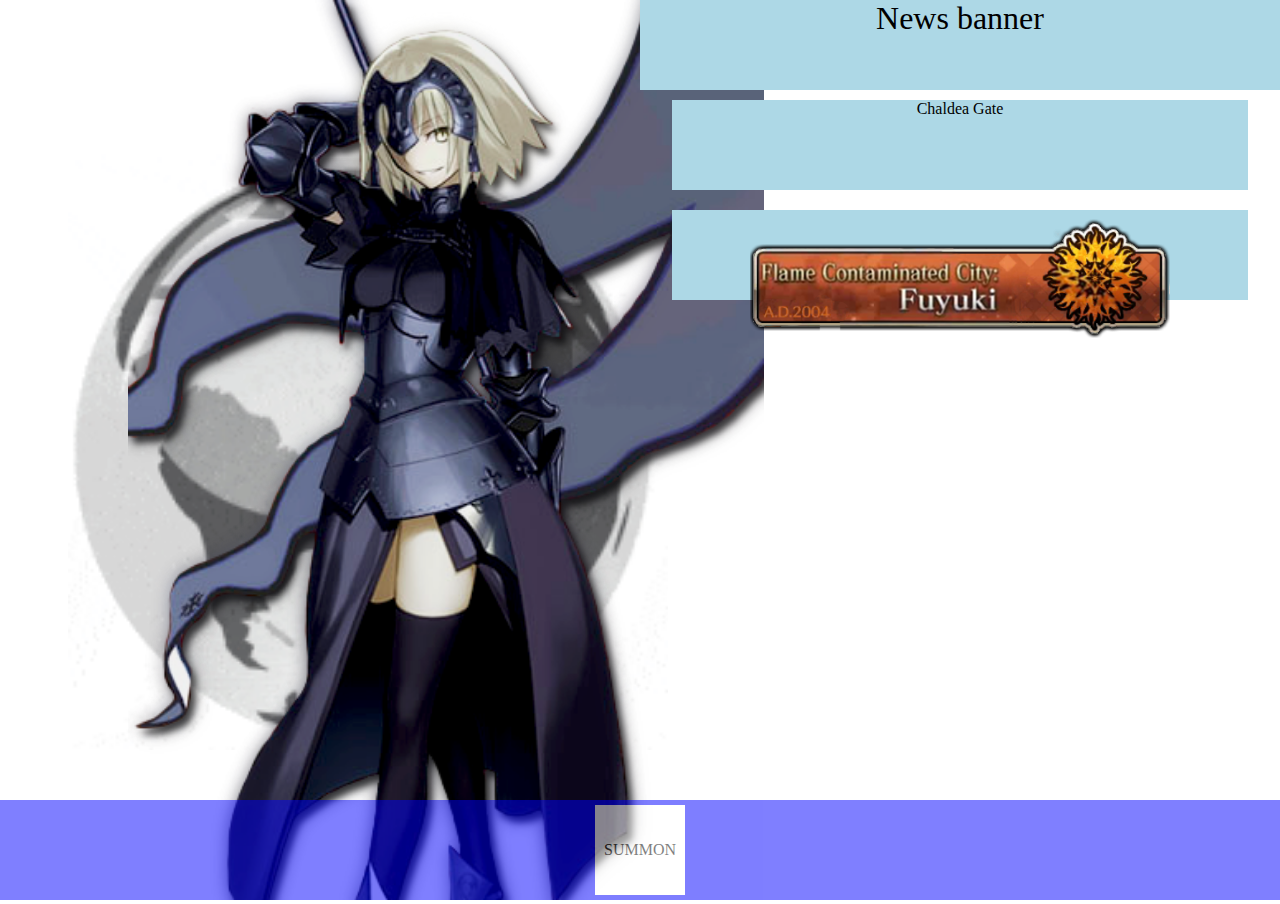
<file: index1.html>
<!DOCTYPE html>
<html>
    <head>
        <meta craset="UTB-8">
        <link rel="stylesheet" href="style1.css">
    </head>
    <body>
        <div class="game">
            <div class="terminal" id="terminal">
                <div class="left">
                    <img  class="left-img" src="src/servantProfile.png">
                </div>
                <div class="right">
                    <div class="news">
                        News banner
                    </div>
                    <div class="parts">
                        <div class="part">
                            Chaldea Gate
                        </div>
                        <div class="part" id="fuopen">
                           <img src="src/fuyuki.png">
                        </div>
                    </div>
                </div>
                <div class="menu">
                    <div class="open" id="sopen">
                        Summon
                    </div>
                </div>
            </div>
            <div class="summon" id="summon">
                <div class="banner">
                    <img src="src/summon.png">
                </div>
                <div class="summon-back" id="sback">
                    Back
                </div>
            </div>
            <div class="fuyuki" id="fuyuki">
                <div class="map">
                    <div class="bbb">
                    </div>
                    <div class="bbb">
                        <div class="point1">
                            <img src="src/cave.png" class="mapPoint">
                        </div>
                        <div class="point2">
                            <img src="src/ruin3.png" class="mapPoint">
                        </div>                        
                    </div>
                    <div class="bbb">
                        <div class="point3">
                            <img src="src/ruin2.png"  class="mapPoint">
                        </div> 
                    </div>
                    <div class="bbb">
                        <div class="point4">
                            <img src="src/ruin.png" class="mapPoint">
                        </div> 
                        <div class="point5">
                            <img src="src/ruin1.png" class="mapPoint">
                        </div> 
                    </div>
                    <div class="bbb">
                    </div>
                    <div class="bbb">
                        <div class="point6" id="bridge">
                            <img src="src/bridge.png" class="mapPoint">
                        </div>                          
                    </div>
                    <div class="bbb"> 
                        <div class="point7">
                            <img src="src/light.png" class="mapPoint">
                        </div>                       
                    </div>
                    <div class="bbb">
                        <div class="point8">
                            <img src="src/church.png" class="mapPoint">
                        </div> 
                    </div>
                    <div class="bbb">
                    </div>
                    
                </div>
                <div class="summon-back" id="fback">
                    Back
                </div>
            </div>
            <div class="history" id="history">
                <div class="skip">SKIP >></div>
                <div class="characters">
                    <img src="src/servantProfile.png">   
                    <img src="src/servantProfile.png">   
                    <img src="src/servantProfile.png"> 
                </div>
                <div class="phrases">
                    <div class="name">dr leon</div>
                    <div class="sample">Lorem ipsum dolor sit amet consectetur adipisicing elit. Cupiditate dolorem dignissimos natus vitae reiciendis tempora maxime facilis ullam. Nulla, dignissimos?</div>
                </div>
            </div>            
        </div>





        <script src="script1.js"> </script>
    </body>
</html>
</file>
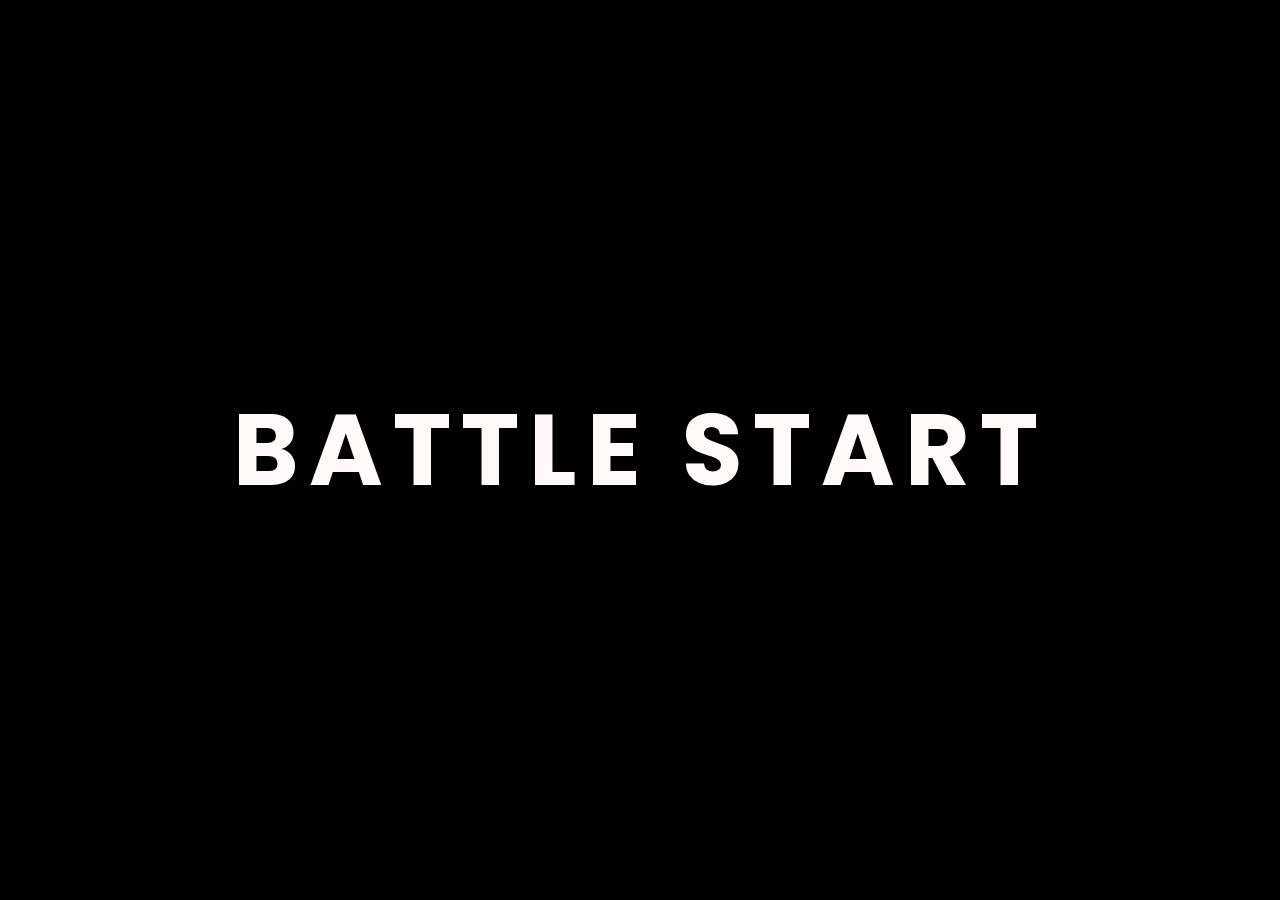
<file: game/game.html>
<!DOCTYPE html>
<html lang="en">
<head>
    <meta charset="UTF-8">
    <link rel="stylesheet" href="game.css">
    <link href="https://fonts.googleapis.com/css2?family=Poppins:wght@200&display=swap" rel="stylesheet">
    <title>Game</title>
</head>
<body>
    <div id="game">
        <div class="enemies">
            <div id="giles">
                <img src="src/EnemyServant.png">
                <div class="enemy_info">
                    <div>
                        <div class="class_giles"></div>
                        <div class="class_title_giles"></div>
                    </div>
                    <div>
                        <div>Giles de Rais</div>
                        <div class="bar enemy_bar"><div id="giles_hp"></div><div id="giles_hp_amount">5,567</div></div>
                    </div>
                </div>
            </div>
            <div id="skeleton">
                <img src="src/Skeleton.png">
                <div class="enemy_info">
                    <div>
                        <div class="class_skeleton"></div>
                    </div>
                    <div>
                        <div>Skeleton</div>
                        <div class="bar enemy_bar"><div id="skeleton_hp"></div><div id="skeleton_hp_amount">567</div></div>
                    </div>
                </div>
            </div>
        </div>
        <div class="party">
            <div id="mash_sprite">
                <img src="src/Mash_sprite.png">
            </div>
        </div>
        <div class="profile">
            <div class="profile_image">
                <div id="skill">
                </div>
            </div>
            <div class="profile_info">
                <div>
                    <div class="class"></div>
                    <div class="class_title"></div>
                </div>
                <div  class="servant_info">
                    <div class="bar">HP <div id="hp"></div><div id="hp_amount">14,567</div></div>
                    <div class="bar">NP <div id="np"></div><div id="np_amount">0%</div></div>
                    <div>Lv.70 Mash</div>
                </div>
            </div>
        </div>
        <div id="attack">
            <div class="attack_text"></div>
        </div>
        <div class="chose"></div>
        <div class="turn"></div>
    </div>
    <div id="battle_start">
        <span>Battle start</span>
    </div>
    <div id="attack_screen">
        <div class="attack_list">
            <div id="buster_card">
                <div class="profile_image card_image"></div>
                <div class="buster_splash"><div class="buster_icon"></div></div>
            </div>
            <div id="quick_card">
                <div class="profile_image card_image"></div>
                <div class="quick_splash"><div class="quick_icon"></div></div>
            </div>
            <div id="quick_card_1">
                <div class="profile_image card_image"></div>
                <div class="quick_splash"><div class="quick_icon"></div></div>
            </div>
            <div id="art_card">
                <div class="profile_image card_image"></div>
                <div class="art_splash"><div class="art_icon"></div></div>
            </div>
            <div id="art_card_1">
                <div class="profile_image card_image"></div>
                <div class="art_splash"><div class="art_icon"></div></div>
            </div>
        </div>
    </div>
    <script src="game.js"> </script>
</body>
</html>
</file>
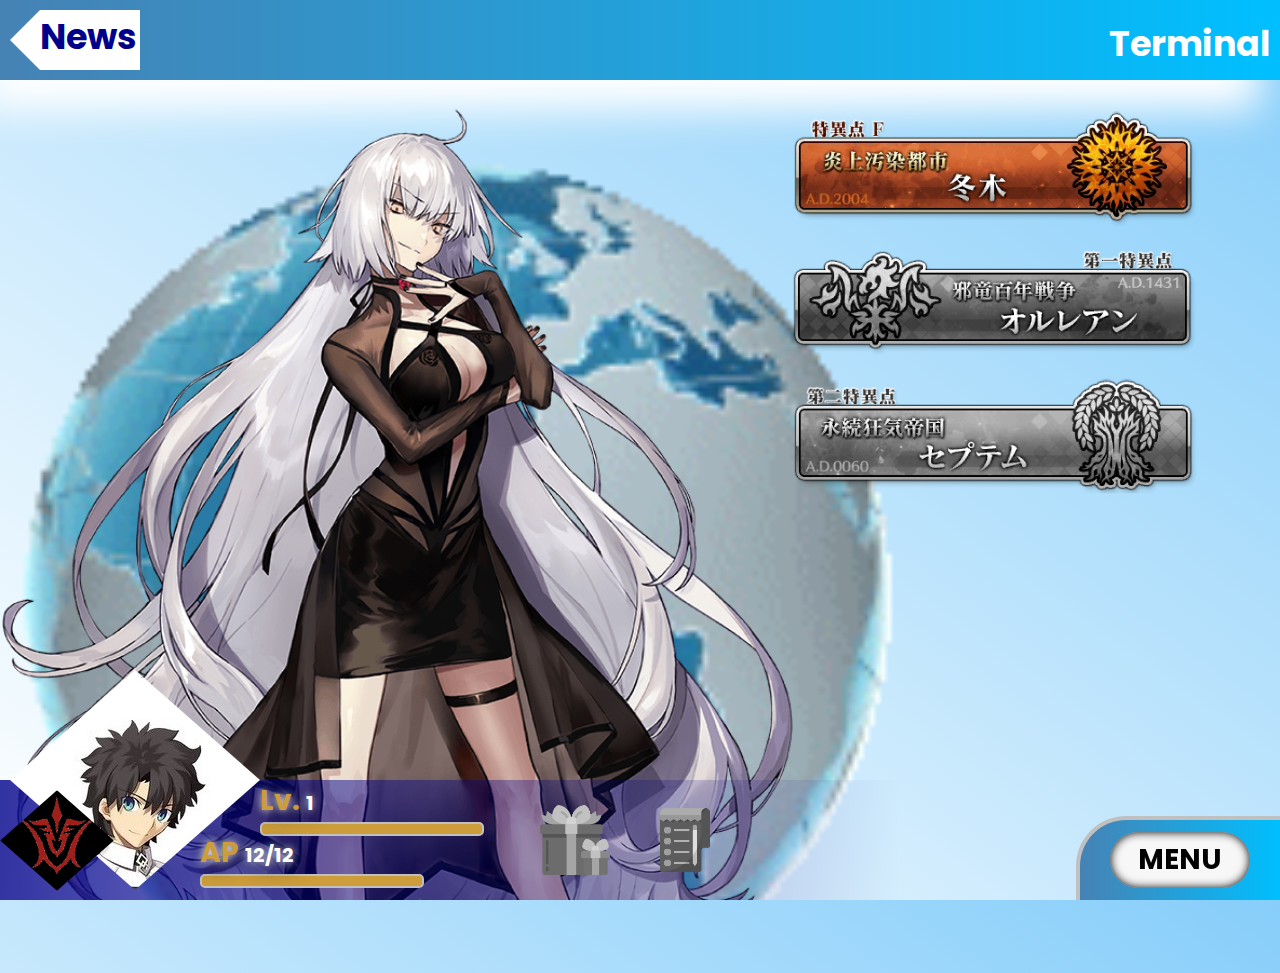
<file: pages/main/main.html>
<!DOCTYPE html>
<html lang="en">
<head>
    <meta charset="UTF-8">
    <link rel="stylesheet" href="main.css">
    <link href="https://fonts.googleapis.com/css2?family=Poppins:wght@200&display=swap" rel="stylesheet">
    <title>Terminal</title>
</head>
<body>
    <div class="terminal_header">
        <div class="header_news">News</div>
        <span class="header_text">Terminal</span>
    </div>
    <div class="terminal">
        <img src="./../../src/servant_profile_jalter.png" class="terminal_servant">
    </div>
    <div class="terminal_story">
        <a class="story_link" href="./../story/Fuyuki/fuyuki.html"><img src="./../../src/Fuyukibutton.png"></a>
        <a class="story_link unavailable" href="./../story/Fuyuki/fuyuki.html"><img src="./../../src/Francebutton.png"></a>
        <a class="story_link unavailable" href="./../story/Fuyuki/fuyuki.html"><img src="./../../src/Romebutton.png"></a>
    </div>
    <div class="hidden_menu">
        <div class="menu unavailable">
            MENU
        </div>
    </div>
    <div class="terminal_master">
        <div class="master_photo">
            <img src="./../../src/master.jpg">
        </div>
        <div class="master_seal">
            <img src="./../../src/seal.png">
        </div>
        <div class="master_present unavailable">
            <img src="./../../src/presents.png">
        </div>
        <div  class="master_missions unavailable">
            <img src="./../../src/missions.png">
        </div>
        <div class="master_level">
            <span class="golden">Lv.   <span class="silver">1</span></span>
            <div class="bar"></div>
        </div>
        <div class="master_ap">
            <span class="golden">AP  <span class="silver">12/12</span></span>
            <div class="bar"></div>
        </div>
    </div>
</body>
</html>
</file>
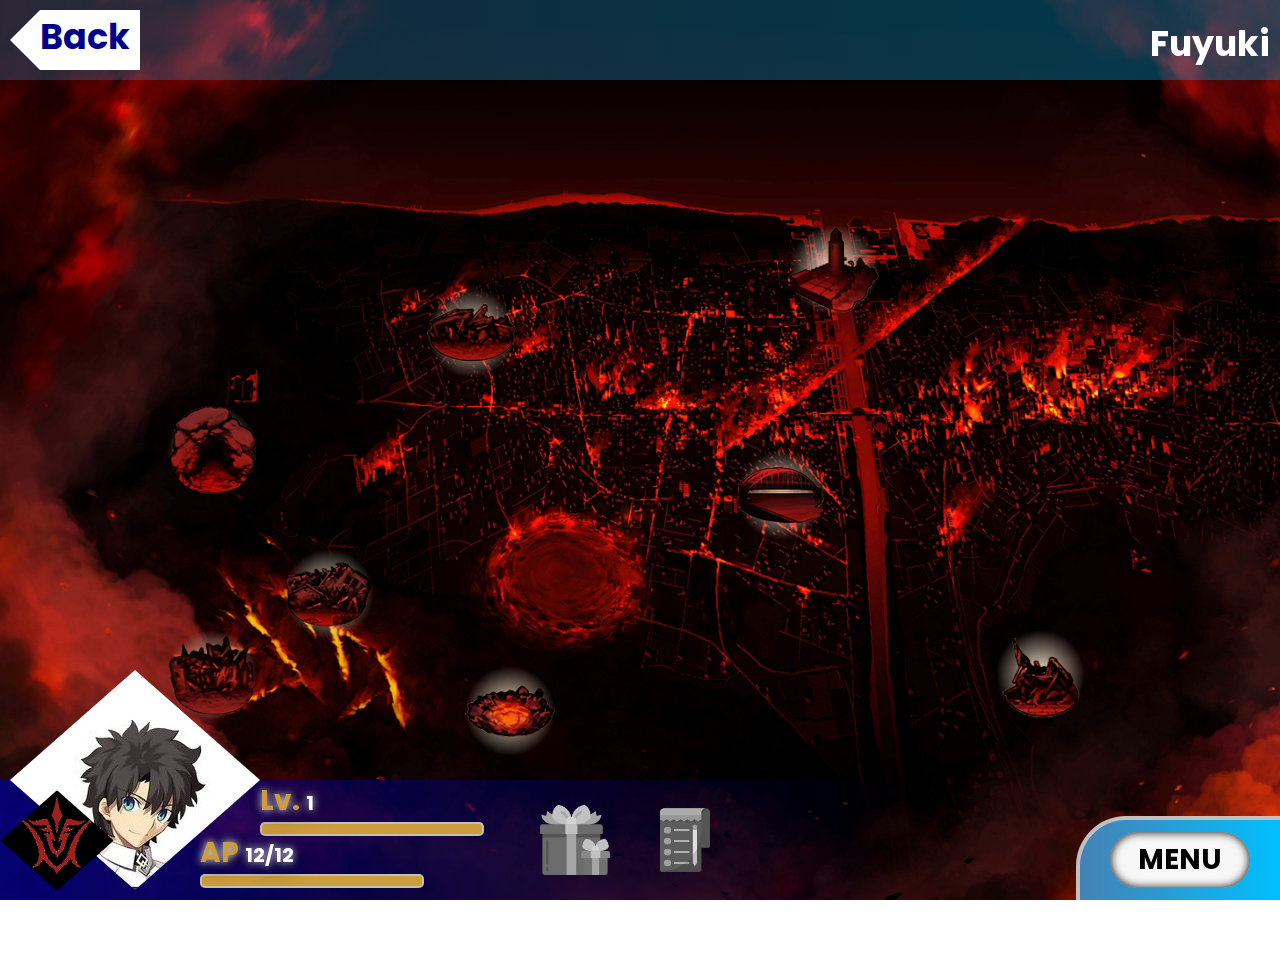
<file: pages/story/Fuyuki/fuyuki.html>
<!DOCTYPE html>
<html lang="en">
<head>
    <meta charset="UTF-8">
    <link rel="stylesheet" href="fuyuki.css">
    <link href="https://fonts.googleapis.com/css2?family=Poppins:wght@200&display=swap" rel="stylesheet">
    <title>Fuyuki</title>
</head>
<body>
    <div class="map">
    <div class="line">
    </div>
    <div class="line">
        <div class="point1" onclick="window.location.href = './../../../game/novel.html'">
            <img src="./../../../src/cave.png" class="mapPoint">
        </div>
        <div class="point2" onclick="window.location.href = './../../../game/novel.html'">
            <img src="./../../../src/ruin3.png" class="mapPoint">
        </div>
    </div>
    <div class="line">
        <div class="point3" onclick="window.location.href = './../../../game/novel.html'">
            <img src="./../../../src/ruin2.png"  class="mapPoint">
        </div>
    </div>
    <div class="line">
        <div class="point4" onclick="window.location.href = './../../../game/novel.html'">
            <img src="./../../../src/ruin.png" class="mapPoint">
        </div>
        <div class="point5" onclick="window.location.href = './../../../game/novel.html'">
            <img src="./../../../src/ruin1.png" class="mapPoint">
        </div>
    </div>
    <div class="line">
    </div>
    <div class="line">
        <div class="point6" onclick="window.location.href = './../../../game/novel.html'">
            <img src="./../../../src/bridge.png" class="mapPoint">
        </div>
    </div>
    <div class="line">
        <div class="point7" onclick="window.location.href = './../../../game/novel.html'">
            <img src="./../../../src/light.png" class="mapPoint">
        </div>
    </div>
    <div class="line">
        <div class="point8" onclick="window.location.href = './../../../game/novel.html'">
            <img src="./../../../src/church.png" class="mapPoint">
        </div>
    </div>
    <div class="line">
    </div>
</div>
    <div class="hidden_menu">
        <div class="menu unavailable">
            MENU
        </div>
    </div>
    <div class="terminal_master">
        <div class="master_photo">
            <img src="./../../../src/master.jpg">
        </div>
        <div class="master_seal">
            <img src="./../../../src/seal.png">
        </div>
        <div class="master_present unavailable">
            <img src="./../../../src/presents.png">
        </div>
        <div  class="master_missions unavailable">
            <img src="./../../../src/missions.png">
        </div>
        <div class="master_level">
            <span class="golden">Lv.   <span class="silver">1</span></span>
            <div class="bar"></div>
        </div>
        <div class="master_ap">
            <span class="golden">AP  <span class="silver">12/12</span></span>
            <div class="bar"></div>
        </div>
    </div>
    <div class="terminal_header">
        <div class="header_news" onclick="window.location.href = './../../main/main.html'">Back</div>
        <span class="header_text">Fuyuki</span>
    </div>
</body>
</html>
</file>
<file: style1.css>
body{
    margin: 0;
}
.terminal,.summon, .fuyuki, .history{
    width: 100vw;
    height: 100vh;
    
}
.terminal{
    background:  url(src/backGround.gif) 
    no-repeat  10%; 
background-size: 600px 600px;
display: flex;
}
.left{
    width: 50vw;
    
}
.left-img{
    
   margin-left: 10vw;
    height: 100vh;

}

.summon, .fuyuki, .history{
    display: none;
}
.news{
    font-size: 24pt;
    background-color: lightblue;
    width: 50vw;
    height: 10vh;
    text-align: center;
}
.parts{
    display: flex;
    flex-direction: column;
    justify-content: space-around;
    align-items: center;
}
.part{
    width: 45vw;
    height: 10vh;
    background-color: lightblue;
    text-align: center;
    margin: 10px;
}
.menu{
    z-index: 4;
    opacity: .5;
    background-color: blue;
    width: 100vw;
    height: 100px;
    position: absolute;
    bottom: 0;
    display: flex;
    justify-content: center;
    align-items: center;
}
.open, .summon-back, .skip{
    width: 90px;
    height: 90px;
    background-color: #fff;
    text-transform: uppercase;
    line-height: 90px;
    text-align: center;
}
.banner > img{
    width: 100vw;
    height: 103vh;
    margin-top: -30px;
}
.map{
    width: 100vw;
    height: 100vh;
    background: url(src/fuyukiMap.jpg) center; 
    background-size:  cover;
    display: flex;
    flex-direction: row;
    
    
}
.bbb{
    width: calc(100vw / 9);
    height: 100vh;
}
.mapPoint{
    width: 8vw;
    background: radial-gradient(50% 50%, #FAECD5, transparent);
    border-radius: 100%;
}
.point1{
    position: sticky;   
    top: 35vh;    
    margin-left: 2vw;
}
.point2{
    position: sticky;   
    top: 65vh; 
    margin-left: 2vw;   
}
.point3{
    position: sticky;   
    top: 47vh;    
}
.point4{
    position: sticky;   
    top: 18vh;  
}
.point5{
    position: sticky;   
    top: 60vh;
    margin-left: 3vw;  
}
.point6{
    position: sticky;   
    top: 35vh; 
    margin-left: 2vw;   
}
.point7{
    position: sticky; 
    top: 10vh;
    margin-left: -5vw;        
}
.point8{
    position: sticky;   
    top: 55vh; 
    margin-left: 3vw;   
}

.summon-back{
    z-index: 4;
    opacity: .5;
    position: absolute;
    top: 5px;
    left: 5px;
}

.battle{
    z-index: 4;
    background-color: black;
    opacity: .8;
    display: flex;
    flex-direction: column;
    width: 100vw;
    height: 100vh;
    position: absolute;
    top: 0;
}

.start{
    background-color: #fff;
    width: 300px;
    height: 50px;
}

.history{
    background: url(src/fuyukiMap.jpg) center; 
    background-size:  cover;
    flex-direction: column;
}
.characters{
    width: 100%;
    display: flex;
    flex-direction: row;
    justify-content: space-around;
}

.phrases{
    background-color: black;
    opacity: .8;
    border: 2px solid white;
    border-radius: 5px;
    height: 100px;
}

.name, .sample{
    color: white;
}
</file>
<file: game/game.css>
body {
    width: 100%;
    height: 100vh;
    margin: 0;
    font-family: 'Poppins', sans-serif;
    background: url("src/F3.png") no-repeat;
    background-size: cover;
    position: relative;
    overflow: hidden;
}

#game {
    display: none;
}

#battle_start {
    height: 100%;
    background-color: black;
    text-transform: uppercase;
    color: snow;
    font-size: 100px;
    font-weight: bold;
    display: flex;
    justify-content: center;
    align-items: center;
    letter-spacing: 10px;
}

#attack {
    position: absolute;
    bottom: 50px;
    right: 50px;
    z-index: 50;
    transform: scale(1.5);
    width: 170px;
    height: 160px;
    background: url(src/CommandAtlas.png) no-repeat left -790px top -240px;
    display: flex;
    justify-content: center;
    align-items: center;
    cursor: pointer;
}

#attack:hover {
    filter: brightness(120%);
}

.attack_text {
    width: 170px;
    height: 80px;
    background: url(src/CommandAtlas.png) no-repeat left -840px top -735px;
}

.party {
    width: 500px;
    height: 300px;
    position: absolute;
    top: 150px;
    right: 50px;
    display: flex;
    align-items: center;
    justify-content: center;
}

.enemies {
    width: 500px;
    height: 300px;
    position: absolute;
    top: 150px;
    left: 150px;
    display: flex;
    align-items: center;
    justify-content: center;
}

.enemy_info {
    width: 250px;
    height: 80px;
    position: absolute;
    top: -100px;
    display: flex;
    color:snow;
    font-weight: bold;
    font-size: 24px;
    background: rgba(0, 0, 0, 0.3);
}

#mash_sprite > img,
#skeleton >img,
#giles >img {
    height: 300px;
}

#mash_sprite {
    filter: brightness(100%);
    transition: filter 0.5s ease-in-out;
}

#mash_sprite:hover {
    filter: brightness(140%);
    transition: filter 0.5s ease-in-out;
}

.profile {
    position: absolute;
    z-index: 50;
    left: 50px;
    bottom: 30px;
    width: 300px;
    height: 400px;
}

.profile_image {
    background: url(src/mash_profile.png) no-repeat;
    background-size: cover;
    width: 300px;
    height: 300px;
    display: flex;
    flex-direction: column-reverse;
}

#skill {
    background: url(src/Attack_Up.png) no-repeat;
    background-size: cover;
    width: 70px;
    height: 70px;
    margin-left: 20px;
    margin-bottom: 20px;
    cursor: pointer;
    filter: brightness(100%);
    transition: filter 0.5s ease-in-out;
}

#skill:hover {
    filter: brightness(120%);
    transition: filter 0.5s ease-in-out;
}

.profile_info {
    display: flex;
    color: snow;
    font-size: 22px;
    font-weight: bold;
    background: rgba(0, 0, 0, 0.5);
}

.class {
    width: 85px;
    height: 80px;
    background: url(src/classes.png) no-repeat left -250px top -460px;
    transform: scale(1.3);
    margin-left: -20px;
}

.class_title {
    width: 75px;
    height: 25px;
    background: url(src/classes.png) no-repeat left -72px top -985px;
    transform: scale(1.3);
    margin-left: -20px;
}

.class_giles {
    width: 85px;
    height: 80px;
    background: url(src/classes.png) no-repeat left -580px top -420px;
    transform: scale(1.3);
    margin-left: -20px;
}

.class_skeleton {
    width: 85px;
    height: 80px;
    background: url(src/classes.png) no-repeat left -418px top -460px;
    transform: scale(1.3);
    margin-left: -20px;
}

.class_title_giles {
    width: 65px;
    height: 25px;
    background: url(src/classes.png) no-repeat left -200px top -845px;
    transform: scale(1.3);
    margin-left: -10px;
}

.servant_info {
    margin-left: 15px;
}

.bar {
    height: 30px;
    width: 185px;
    background: url(src/stuff.png) no-repeat left -180px top -722px;
    position: relative;
}

.enemy_bar {
    margin-left: -30px;
}

#hp, #np, #skeleton_hp, #giles_hp {
    position: absolute;
    top: 12px;
    left: 57px;
    height: 9px;
    width: 108px;
    background-color: dodgerblue;
}

#np {
    width: 0px;
    background-color: darkgoldenrod;
}

#giles_hp, #skeleton_hp {
    background-color: firebrick;
}

#hp_amount, #np_amount, #giles_hp_amount, #skeleton_hp_amount {
    position: absolute;
    top: -5px;
    right: 20px;
    font-size: 13px;
    color: snow;
    font-weight: bold;
    text-shadow: 0 0 1em black;
}


#attack_screen {
    display: none;
    position: absolute;
    z-index: 100;
    width: 100%;
    height: 100%;
    background: rgba(0, 0, 0, 0.5);
    justify-content: center;
    align-items: center;
}

.attack_list {
    width: 60%;
    height: 300px;
    display: flex;
    flex-direction: row;
    align-items: center;
    justify-content: space-between;
}

#buster_card, #quick_card, #quick_card_1, #art_card, #art_card_1 {
    width: 124px;
    height: 160px;
    position: relative;
    cursor: pointer;
}

#buster_card {
    background: url(src/CommandAtlas.png) no-repeat left -392px top -460px;
}

.buster_icon, .quick_icon, .art_icon {
    width: 160px;
    height: 80px;
    margin-top: 180px;
    margin-left: -15px;
    z-index: 103;
    background: url(src/CommandAtlas.png) no-repeat left -592px top -360px;
}

.quick_icon {
    background: url(src/CommandAtlas.png) no-repeat left -402px top -373px;
}

.art_icon {
    background: url(src/CommandAtlas.png) no-repeat left -612px top -280px;
}

.card_image {
    position: absolute;
    top: -120px;
    left: -80px;
    transform: scale(0.4);
}

.buster_splash, .quick_splash, .art_splash {
    width: 160px;
    height: 120px;
    margin-top: -100px;
    margin-left: -20px;
    background: url(src/CommandAtlas.png) no-repeat left -250px top -175px;
}

.quick_splash {
    background: url(src/CommandAtlas.png) no-repeat left -635px top -165px;
}

.art_splash {
    background: url(src/CommandAtlas.png) no-repeat left -845px top -90px;
}

#quick_card, #quick_card_1 {
    background: url(src/CommandAtlas.png) no-repeat left -666px top -764px;
}

#art_card, #art_card_1 {
    background: url(src/CommandAtlas.png) no-repeat left -5px top -798px;
}

.in_attack {
    filter: brightness(110%);
    box-shadow: 0 0 40px rgb(188, 178, 61);
}
.in_attack_servant {
    background-image:linear-gradient( to top, rgb(114, 15, 15), transparent);

}

.unavailable {
    filter: brightness(30%)!important;
    cursor: auto!important;

}
</file>
<file: pages/main/main.css>
body {
    margin: 0;
    height: 100vh;
    font-family: 'Poppins', sans-serif;
    background: linear-gradient(to bottom left, lightskyblue, white);
    position: relative;
    overflow: hidden;
}

.terminal_header {
    width: 100%;
    height: 80px;
    box-sizing: border-box;
    padding: 10px;
    background: linear-gradient(to left, deepskyblue, steelblue);
    display: flex;
    color: white;
    font-size: 35px;
    font-weight: bold;
    align-items: end;
    justify-content: space-between;
    box-shadow: -20px 30px 40px white;
}

.header_news {
    width: 100px;
    height: 60px;
    align-items: center;
    background-color: white;
    color: darkblue;
    position: relative;
    margin-left: 30px;
}

.header_news::before {
    content: '';
    position: absolute;
    left: -60px;
    border: 30px solid transparent; border-right: 30px solid white;
}

.terminal {
    height: calc(100% - 80px);
    background: url("./../../src/terminal_earth.gif") -15% -10% no-repeat;
    background-size: 1000px 1000px;
}

.terminal_servant {
    z-index: 2;
    position: absolute;
    height: 90%;
    left: 0;
    bottom: 0;
}

.terminal_story {
    z-index: 3;
    position: absolute;
    right: 50px;
    top: 80px;
    display: flex;
    transform: scale(0.9);
    flex-direction: column;
}

.story_link {
    display: block;
    margin: 10px;
    position: relative;
    cursor: pointer;
}

.unavailable {
    filter: grayscale(100%);
    cursor: auto;
}

.active::before {
    position: absolute;
    top: -30px;
    right: 40px;
    font-size: 40px;
    font-weight: bold;
    text-shadow: 0 0 0.3em white, 3px 3px 0.7em black;
    color: #cd9d3b;
    content: "NEXT";
}

.hidden_menu {
    position: absolute;
    z-index: 4;
    bottom: 0;
    right: 0;
    height: 80px;
    width: 200px;
    background: linear-gradient(to left, deepskyblue, steelblue);
    border-top-left-radius: 50px;
    border-top: 4px solid silver;
    border-left: 4px solid silver;
    display: flex;
    justify-content: center;
    align-items: center;
}

.menu {
    font-weight: bold;
    font-size: 28px;
    background-color: aliceblue;
    display: flex;
    justify-content: center;
    align-items: center;
    border-radius: 30px;
    width: 70%;
    height: 70%;
    box-shadow: inset 0px 0px 10px 0px rgba(0, 0, 0, 1);
}

.terminal_master {
    z-index: 5;
    position: absolute;
    left: 0;
    bottom: 0;
    height: 120px;
    width: 1000px;
    background: linear-gradient(to left, transparent 10%,  rgba(0, 0, 139, 0.8));
}

.master_photo > img,
.master_seal > img {
    clip-path: polygon(50% 0, 100% 50%,
    50% 100%, 0 50%);
}

.master_seal > img {
    transform: scale(0.4);
}

.master_photo {
    position: absolute;
    left: 10px;
    top: -110px;
}

.master_seal {
    position: absolute;
    left: -85px;
    top: -65px;
    height: 90px;
}

.master_present > img,
.master_missions >img {
    width: 70px;
    height: 70px;
}

.master_present {
    position: absolute;
    left: 540px;
    top: 25px;
}

.master_missions {
    position: absolute;
    left: 650px;
    top: 25px;
}

.master_level {
    position: absolute;
    left: 260px;
    top: 0;
}

.master_ap {
    position: absolute;
    left: 200px;
    top: 52px;
}

.golden {
    font-size: 28px;
    font-weight: bold;
    color: #cd9d3b;
    text-shadow: 0 0 0.3em white, 3px 3px 0.7em black;
}

.silver {
    color: white;
    font-size: 20px;
}
.bar {
    display: block;
    height: 10px;
    width: 220px;
    background-color: #cd9d3b;
    border: 2px solid silver;
    border-radius: 5px;
}
</file>
<file: pages/story/Fuyuki/fuyuki.css>
body {
    width: 100%;
    height: 100vh;
    margin: 0;
    background: url(./../../../src/fuyukiMap.jpg)no-repeat;
    background-size: cover;
    font-family: 'Poppins', sans-serif;
    position: relative;
    overflow: hidden;
}

.map {
    display: flex;
    flex-direction: row;
}

.line {
    width: calc(100vw / 9);
    height: 100vh;
}

.mapPoint {
    display: block;
    width: 7vw;
    background: radial-gradient(50% 50%, #FAECD5, transparent);
    border-radius: 100%;
    cursor: pointer;
}

.mapPoint:hover {
    filter: brightness(160%);
}

.point1 {
    position: sticky;
    top: 45vh;
    margin-left: 2vw;
}

.point2 {
    position: sticky;
    top: 70vh;
    margin-left: 2vw;
}

.point3 {
    position: sticky;
    top: 61vh;
}

.point4 {
    position: sticky;
    top: 32vh;
}

.point5 {
    position: sticky;
    top: 74vh;
    margin-left: 3vw;
}

.point6 {
    position: sticky;
    top: 50vh;
    margin-left: 2vw;
}

.point7 {
    position: sticky;
    top: 25vh;
    margin-left: -5vw;
}

.point8 {
    position: sticky;
    top: 70vh;
}

.unavailable {
    filter: grayscale(100%);
    cursor: auto;
}

.hidden_menu {
    position: absolute;
    z-index: 4;
    bottom: 0;
    right: 0;
    height: 80px;
    width: 200px;
    background: linear-gradient(to left, deepskyblue, steelblue);
    border-top-left-radius: 50px;
    border-top: 4px solid silver;
    border-left: 4px solid silver;
    display: flex;
    justify-content: center;
    align-items: center;
}

.menu {
    font-weight: bold;
    font-size: 28px;
    background-color: aliceblue;
    display: flex;
    justify-content: center;
    align-items: center;
    border-radius: 30px;
    width: 70%;
    height: 70%;
    box-shadow: inset 0px 0px 10px 0px rgba(0, 0, 0, 1);
}

.terminal_master {
    z-index: 5;
    position: absolute;
    left: 0;
    bottom: 0;
    height: 120px;
    width: 1000px;
    background: linear-gradient(to left, transparent 10%,  rgba(0, 0, 139, 0.8));
}

.master_photo > img,
.master_seal > img {
    clip-path: polygon(50% 0, 100% 50%,
    50% 100%, 0 50%);
}

.master_seal > img {
    transform: scale(0.4);
}

.master_photo {
    position: absolute;
    left: 10px;
    top: -110px;
}

.master_seal {
    position: absolute;
    left: -85px;
    top: -65px;
    height: 90px;
}

.master_present > img,
.master_missions >img {
    width: 70px;
    height: 70px;
}

.master_present {
    position: absolute;
    left: 540px;
    top: 25px;
}

.master_missions {
    position: absolute;
    left: 650px;
    top: 25px;
}

.master_level {
    position: absolute;
    left: 260px;
    top: 0;
}

.master_ap {
    position: absolute;
    left: 200px;
    top: 52px;
}

.golden {
    font-size: 28px;
    font-weight: bold;
    color: #cd9d3b;
    text-shadow: 0 0 0.3em white, 3px 3px 0.7em black;
}

.silver {
    color: white;
    font-size: 20px;
}
.bar {
    display: block;
    height: 10px;
    width: 220px;
    background-color: #cd9d3b;
    border: 2px solid silver;
    border-radius: 5px;
}

.terminal_header {
    position: absolute;
    top: 0;
    left: 0;
    width: 100%;
    height: 80px;
    box-sizing: border-box;
    padding: 10px;
    background: linear-gradient(to left, rgba(0, 191, 255, 0.3), rgba(70, 130, 180, 0.3));
    display: flex;
    color: white;
    font-size: 35px;
    font-weight: bold;
    align-items: end;
    justify-content: space-between;
}

.header_news {
    width: 100px;
    height: 60px;
    align-items: center;
    background-color: white;
    color: darkblue;
    position: relative;
    margin-left: 30px;
}

.header_news::before {
    content: '';
    position: absolute;
    left: -60px;
    border: 30px solid transparent; border-right: 30px solid white;
}
</file>
